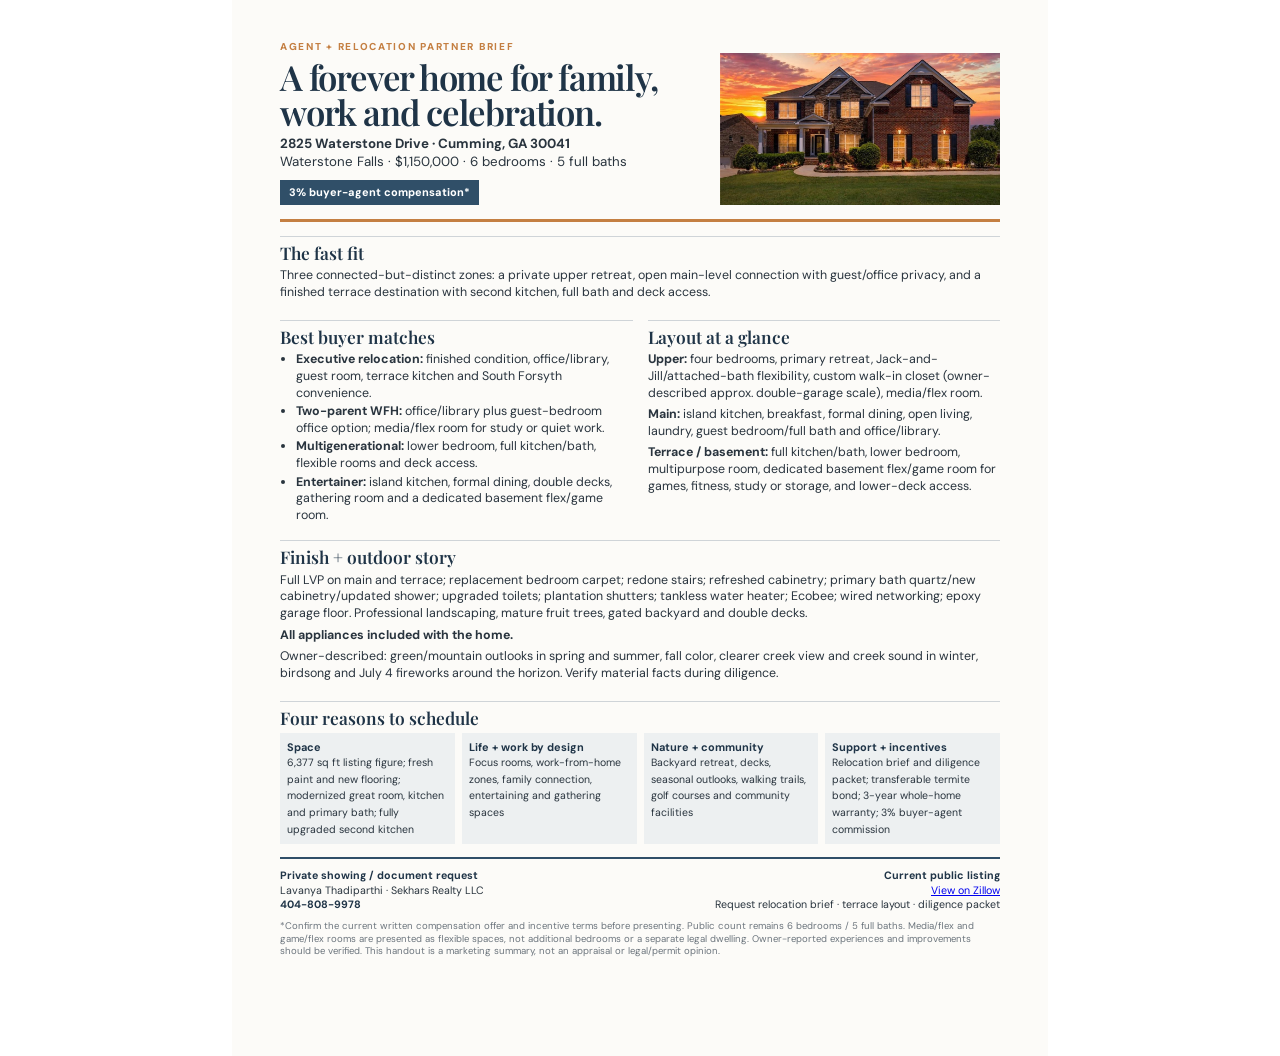
<file: 05_Marketing/Agent_Packet/AGENT_ONE_PAGER.html>
<!doctype html>
<html lang="en">
<head>
<meta charset="utf-8"><meta name="viewport" content="width=device-width,initial-scale=1">
<title>2825 Waterstone Drive | Agent One-Pager</title>
<link rel="preconnect" href="https://fonts.googleapis.com"><link rel="preconnect" href="https://fonts.gstatic.com" crossorigin>
<link href="https://fonts.googleapis.com/css2?family=DM+Sans:wght@400;500;600;700;800&family=Playfair+Display:wght@500;600&display=swap" rel="stylesheet">
<style>
@page{size:Letter;margin:0}*{box-sizing:border-box}body{margin:0;color:#29343e;background:#fff;font:9.3pt/1.34 'DM Sans',Arial,sans-serif}main{width:8.5in;min-height:11in;margin:auto;padding:.42in .5in .34in;background:#fcfbf8}.hero{display:grid;grid-template-columns:1.2fr .8fr;gap:20px;align-items:end;border-bottom:3px solid #c47f42;padding-bottom:14px}.hero img{width:100%;height:1.58in;object-fit:cover}.kicker{color:#c47f42;font-size:7.5pt;font-weight:800;letter-spacing:.17em;text-transform:uppercase}.hero h1{margin:5px 0 6px;font:600 26pt/1.02 'Playfair Display',Georgia,serif;letter-spacing:-.035em;color:#1f3447}.hero p{margin:0;font-size:10pt}.comp{margin-top:9px;display:inline-block;padding:5px 9px;color:#fff;background:#304f68;font-weight:800;font-size:8.2pt}.grid{display:grid;grid-template-columns:1fr 1fr;gap:15px;margin-top:14px}.box{border-top:1px solid #cfd4d8;padding-top:7px}.box h2{margin:0 0 5px;color:#1f3447;font:600 13pt/1.05 'Playfair Display',Georgia,serif}.box p{margin:0 0 5px}.box ul{margin:3px 0 0;padding-left:16px}.box li{margin:2px 0}.wide{grid-column:1/-1}.fit{display:grid;grid-template-columns:repeat(4,1fr);gap:7px}.fit div{padding:7px;background:#edf0f1}.fit b{display:block;color:#1f3447;font-size:8.2pt}.fit span{font-size:7.9pt}.footer{margin-top:13px;padding-top:9px;border-top:2px solid #304f68;display:flex;justify-content:space-between;gap:14px;font-size:8pt}.footer strong{color:#1f3447}.fine{margin-top:9px;color:#6c757d;font-size:7.2pt;line-height:1.3}
@media print{body{background:#fff}main{margin:0}}@media(max-width:700px){main{width:100%;min-height:0;padding:20px}.hero{grid-template-columns:1fr}.hero img{height:200px}.grid{grid-template-columns:1fr}.wide{grid-column:auto}.fit{grid-template-columns:1fr 1fr}}
</style></head>
<body><main>
<section class="hero"><div><div class="kicker">Agent + relocation partner brief</div><h1>A forever home for family, work and celebration.</h1><p><strong>2825 Waterstone Drive · Cumming, GA 30041</strong><br>Waterstone Falls · $1,150,000 · 6 bedrooms · 5 full baths</p><div class="comp">3% buyer-agent compensation*</div></div><img src="../Website/assets/images/hero-twilight.jpg" alt="Twilight exterior of 2825 Waterstone Drive"></section>
<section class="grid">
<div class="box wide"><h2>The fast fit</h2><p>Three connected-but-distinct zones: a private upper retreat, open main-level connection with guest/office privacy, and a finished terrace destination with second kitchen, full bath and deck access.</p></div>
<div class="box"><h2>Best buyer matches</h2><ul><li><b>Executive relocation:</b> finished condition, office/library, guest room, terrace kitchen and South Forsyth convenience.</li><li><b>Two-parent WFH:</b> office/library plus guest-bedroom office option; media/flex room for study or quiet work.</li><li><b>Multigenerational:</b> lower bedroom, full kitchen/bath, flexible rooms and deck access.</li><li><b>Entertainer:</b> island kitchen, formal dining, double decks, gathering room and a dedicated basement flex/game room.</li></ul></div>
<div class="box"><h2>Layout at a glance</h2><p><b>Upper:</b> four bedrooms, primary retreat, Jack-and-Jill/attached-bath flexibility, custom walk-in closet (owner-described approx. double-garage scale), media/flex room.</p><p><b>Main:</b> island kitchen, breakfast, formal dining, open living, laundry, guest bedroom/full bath and office/library.</p><p><b>Terrace / basement:</b> full kitchen/bath, lower bedroom, multipurpose room, dedicated basement flex/game room for games, fitness, study or storage, and lower-deck access.</p></div>
<div class="box wide"><h2>Finish + outdoor story</h2><p>Full LVP on main and terrace; replacement bedroom carpet; redone stairs; refreshed cabinetry; primary bath quartz/new cabinetry/updated shower; upgraded toilets; plantation shutters; tankless water heater; Ecobee; wired networking; epoxy garage floor. Professional landscaping, mature fruit trees, gated backyard and double decks.</p><p><b>All appliances included with the home.</b></p><p>Owner-described: green/mountain outlooks in spring and summer, fall color, clearer creek view and creek sound in winter, birdsong and July 4 fireworks around the horizon. Verify material facts during diligence.</p></div>
<div class="box wide"><h2>Four reasons to schedule</h2><div class="fit"><div><b>Space</b><span>6,377 sq ft listing figure; fresh paint and new flooring; modernized great room, kitchen and primary bath; fully upgraded second kitchen</span></div><div><b>Life + work by design</b><span>Focus rooms, work-from-home zones, family connection, entertaining and gathering spaces</span></div><div><b>Nature + community</b><span>Backyard retreat, decks, seasonal outlooks, walking trails, golf courses and community facilities</span></div><div><b>Support + incentives</b><span>Relocation brief and diligence packet; transferable termite bond; 3-year whole-home warranty; 3% buyer-agent commission</span></div></div></div>
</section>
<div class="footer"><div><strong>Private showing / document request</strong><br>Lavanya Thadiparthi · Sekhars Realty LLC<br><strong>404-808-9978</strong></div><div style="text-align:right"><strong>Current public listing</strong><br><a href="https://www.zillow.com/homedetails/2825-Waterstone-Dr-Cumming-GA-30041/114459432_zpid/">View on Zillow</a><br>Request relocation brief · terrace layout · diligence packet</div></div>
<p class="fine">*Confirm the current written compensation offer and incentive terms before presenting. Public count remains 6 bedrooms / 5 full baths. Media/flex and game/flex rooms are presented as flexible spaces, not additional bedrooms or a separate legal dwelling. Owner-reported experiences and improvements should be verified. This handout is a marketing summary, not an appraisal or legal/permit opinion.</p>
</main></body></html>
</file>
